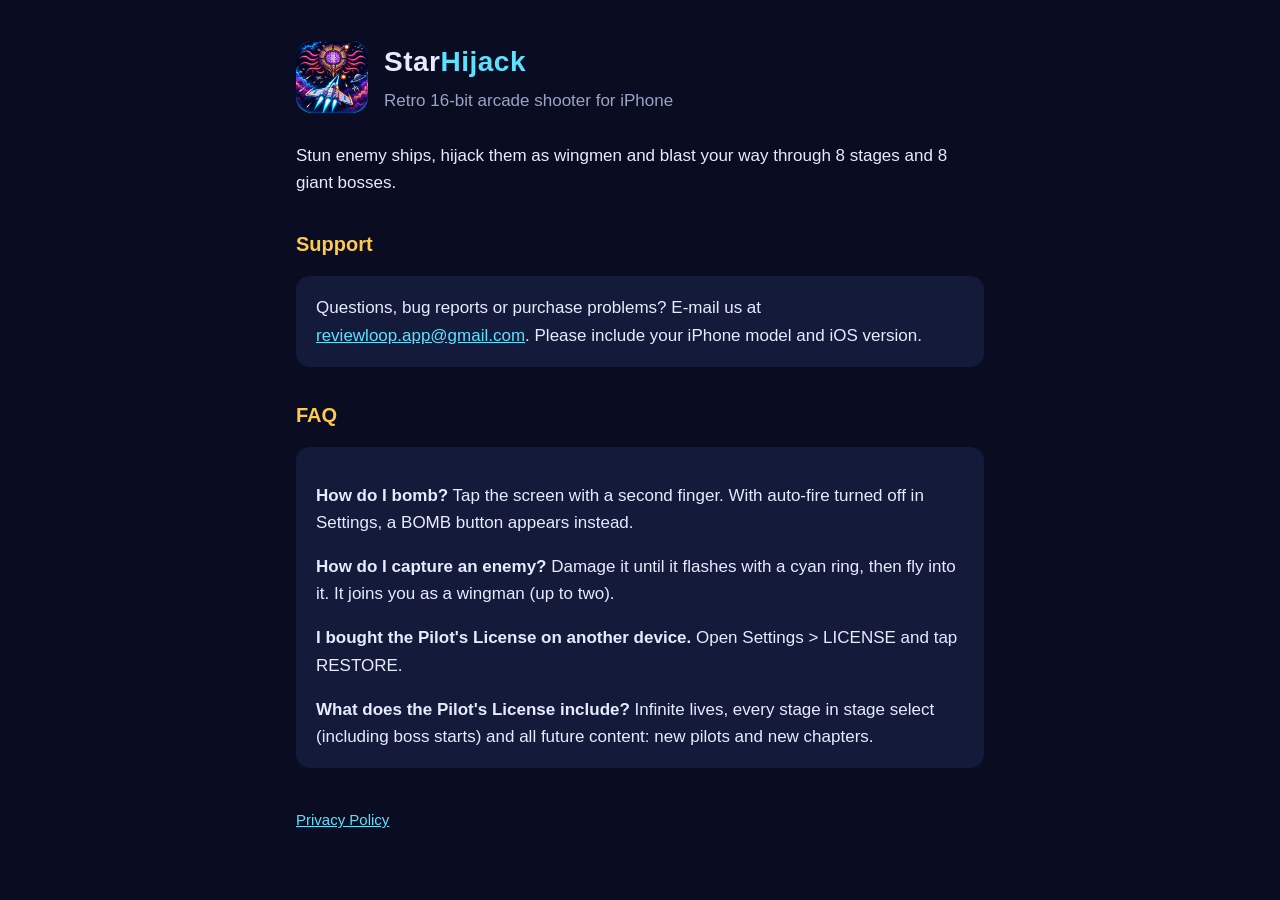
<file: index.html>
<!doctype html>
<html lang="en">
<head>
<meta charset="utf-8">
<meta name="viewport" content="width=device-width, initial-scale=1">
<title>StarHijack Support</title>
<link rel="stylesheet" href="style.css">
<link rel="icon" href="icon.png">
</head>
<body>
<main>
  <header>
    <img src="icon.png" alt="StarHijack app icon">
    <div>
      <h1>Star<span>Hijack</span></h1>
      <p class="tag">Retro 16-bit arcade shooter for iPhone</p>
    </div>
  </header>

  <p>Stun enemy ships, hijack them as wingmen and blast your way through 8 stages and 8 giant bosses.</p>

  <h2>Support</h2>
  <div class="card">
    Questions, bug reports or purchase problems? E-mail us at
    <a href="mailto:reviewloop.app@gmail.com">reviewloop.app@gmail.com</a>.
    Please include your iPhone model and iOS version.
  </div>

  <h2>FAQ</h2>
  <div class="card">
    <p><strong>How do I bomb?</strong> Tap the screen with a second finger. With auto-fire turned off in Settings, a BOMB button appears instead.</p>
    <p><strong>How do I capture an enemy?</strong> Damage it until it flashes with a cyan ring, then fly into it. It joins you as a wingman (up to two).</p>
    <p><strong>I bought the Pilot's License on another device.</strong> Open Settings &gt; LICENSE and tap RESTORE.</p>
    <p style="margin-bottom:0"><strong>What does the Pilot's License include?</strong> Infinite lives, every stage in stage select (including boss starts) and all future content: new pilots and new chapters.</p>
  </div>

  <nav><a href="privacy.html">Privacy Policy</a></nav>
</main>
</body>
</html>
</file>
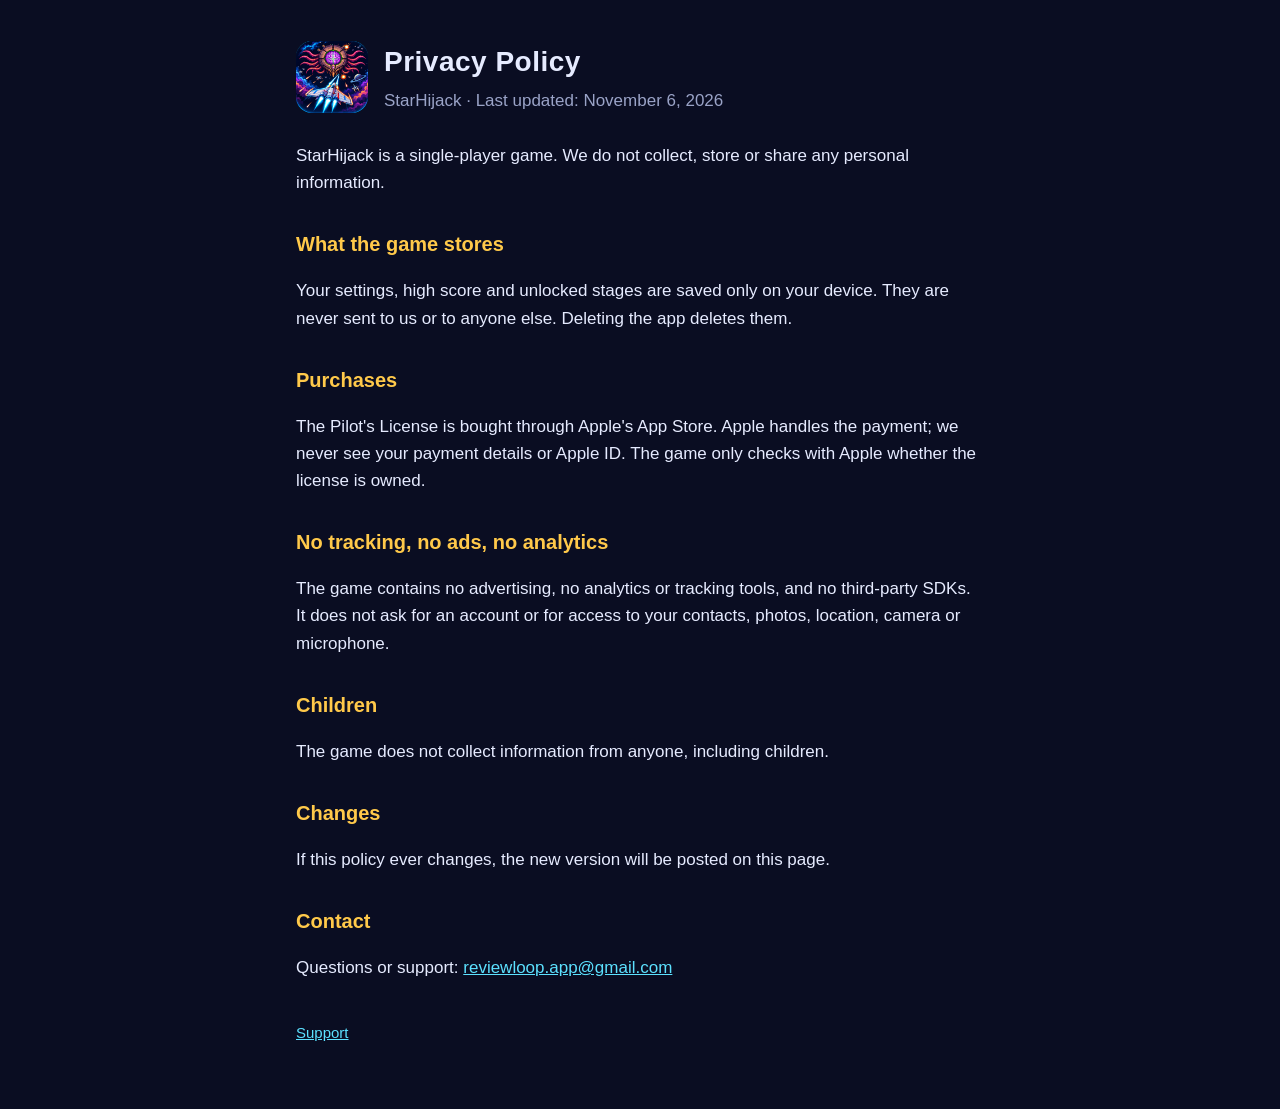
<file: privacy.html>
<!doctype html>
<html lang="en">
<head>
<meta charset="utf-8">
<meta name="viewport" content="width=device-width, initial-scale=1">
<title>StarHijack Privacy Policy</title>
<link rel="stylesheet" href="style.css">
<link rel="icon" href="icon.png">
</head>
<body>
<main>
  <header>
    <img src="icon.png" alt="StarHijack app icon">
    <div>
      <h1>Privacy Policy</h1>
      <p class="tag">StarHijack · Last updated: November 6, 2026</p>
    </div>
  </header>

  <p>StarHijack is a single-player game. We do not collect, store or share any personal information.</p>

  <h2>What the game stores</h2>
  <p>Your settings, high score and unlocked stages are saved only on your device. They are never sent to us or to anyone else. Deleting the app deletes them.</p>

  <h2>Purchases</h2>
  <p>The Pilot's License is bought through Apple's App Store. Apple handles the payment; we never see your payment details or Apple ID. The game only checks with Apple whether the license is owned.</p>

  <h2>No tracking, no ads, no analytics</h2>
  <p>The game contains no advertising, no analytics or tracking tools, and no third-party SDKs. It does not ask for an account or for access to your contacts, photos, location, camera or microphone.</p>

  <h2>Children</h2>
  <p>The game does not collect information from anyone, including children.</p>

  <h2>Changes</h2>
  <p>If this policy ever changes, the new version will be posted on this page.</p>

  <h2>Contact</h2>
  <p>Questions or support: <a href="mailto:reviewloop.app@gmail.com">reviewloop.app@gmail.com</a></p>

  <nav><a href="index.html">Support</a></nav>
</main>
</body>
</html>
</file>
<file: style.css>
:root {
  --bg: #0a0d22;
  --panel: #141a3a;
  --text: #e6ebff;
  --muted: #9aa3c7;
  --accent: #5ce1ff;
  --gold: #ffc94a;
}
* { box-sizing: border-box; }
body {
  margin: 0;
  background: var(--bg);
  color: var(--text);
  font: 17px/1.6 -apple-system, BlinkMacSystemFont, "Segoe UI", Roboto, Helvetica, Arial, sans-serif;
}
main { max-width: 720px; margin: 0 auto; padding: 40px 16px 64px; }
header { display: flex; align-items: center; gap: 16px; margin-bottom: 28px; }
header img { width: 72px; height: 72px; border-radius: 16px; }
h1 { margin: 0; font-size: 28px; letter-spacing: 0.5px; }
h1 span { color: var(--accent); }
.tag { color: var(--muted); margin: 2px 0 0; }
h2 { color: var(--gold); font-size: 20px; margin: 32px 0 8px; }
a { color: var(--accent); }
.card { background: var(--panel); border-radius: 14px; padding: 18px 20px; margin: 16px 0; }
nav { margin-top: 40px; color: var(--muted); font-size: 15px; }
nav a { margin-right: 18px; }
</file>
